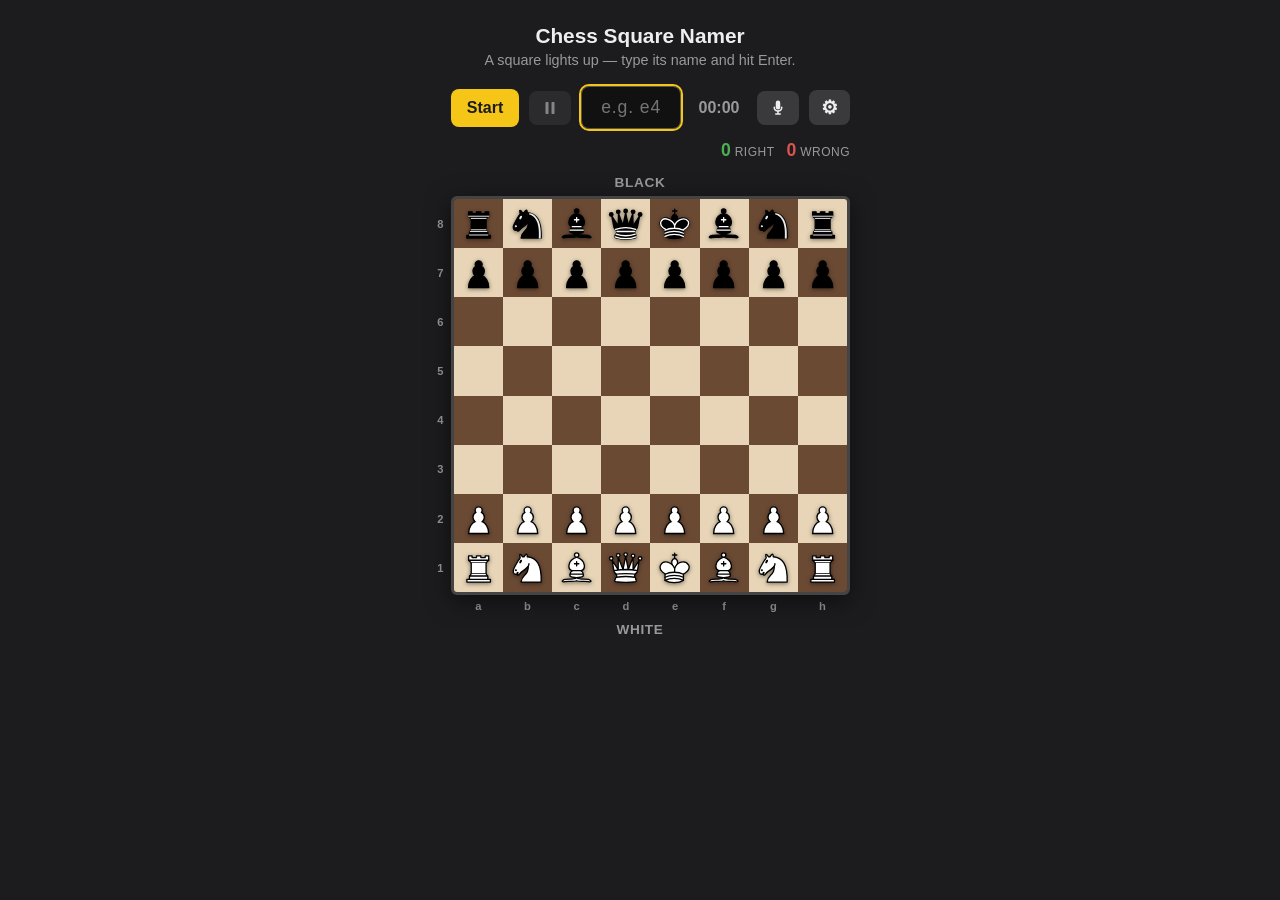
<file: index.html>
<!DOCTYPE html>
<html lang="en">
<head>
<meta charset="UTF-8">
<meta name="viewport" content="width=device-width, initial-scale=1, viewport-fit=cover">
<title>Chess Square Namer — Chess Coordinate Drill</title>
<link rel="stylesheet" href="sqname.css">
<link rel="manifest" href="manifest.webmanifest">
<meta name="theme-color" content="#1c1c1e">
<link rel="icon" href="icons/icon-192.png">
<link rel="apple-touch-icon" href="icons/icon-192.png">
<meta name="apple-mobile-web-app-capable" content="yes">
<meta name="apple-mobile-web-app-status-bar-style" content="black-translucent">
</head>
<body>

<h1>Chess Square Namer</h1>
<div class="subtitle">A square lights up — type its name and hit Enter.</div>

<div id="topRow">
  <button type="button" id="sessionBtn">Start</button>
  <button type="button" id="pauseBtn" aria-label="Pause" title="Pause" disabled>
    <svg viewBox="0 0 24 24" width="18" height="18" aria-hidden="true" focusable="false">
      <rect x="6" y="4" width="4" height="16" rx="1"/>
      <rect x="14" y="4" width="4" height="16" rx="1"/>
    </svg>
  </button>
  <form id="answerForm">
    <input id="answerInput" type="text" maxlength="2" autocomplete="off" autocapitalize="off" placeholder="e.g. e4" />
  </form>
  <div id="sessionTimer">00:00</div>
  <button type="button" id="voiceBtn" aria-label="Voice input" title="Voice input" aria-pressed="false" hidden>
    <svg viewBox="0 0 24 24" width="18" height="18" aria-hidden="true" focusable="false">
      <rect x="9" y="2" width="6" height="12" rx="3"/>
      <path d="M6 11a1 1 0 0 1 2 0 4 4 0 0 0 8 0 1 1 0 0 1 2 0 6 6 0 0 1-5 5.917V19h2a1 1 0 0 1 0 2H9a1 1 0 0 1 0-2h2v-2.083A6 6 0 0 1 6 11Z"/>
    </svg>
  </button>
  <button type="button" id="settingsBtn" aria-label="Settings" title="Settings">⚙</button>
</div>

<div id="statusRow">
  <div id="feedback"></div>
  <div id="scoreCounts">
    <span class="scoreItem"><span class="scoreVal right" id="statRight">0</span><span class="scoreLbl">right</span></span>
    <span class="scoreItem"><span class="scoreVal wrong" id="statWrong">0</span><span class="scoreLbl">wrong</span></span>
  </div>
</div>

<div id="boardWrap">
  <div class="boardCaption" id="boardCaptionTop">Black</div>
  <div id="boardFrame">
    <div id="rankLabels"></div>
    <div id="boardStage">
      <div id="board"></div>
      <div id="countdownOverlay" hidden></div>
    </div>
    <div id="fileLabels"></div>
  </div>
  <div class="boardCaption" id="boardCaptionBottom">White</div>
</div>

<div id="settingsOverlay" hidden>
  <div id="settingsPanel">
    <h2>Settings</h2>
    <div id="orientation">
      <span class="orientationTitle">Board orientation</span>
      <div class="orientationOptions">
        <label><input type="radio" name="orientation" id="orientationWhite" checked> White</label>
        <label><input type="radio" name="orientation" id="orientationBlack"> Black</label>
      </div>
    </div>
    <label id="timeLimitLabel">
      Per-square time limit (ms)
      <input type="text" inputmode="numeric" pattern="[0-9]*" id="timeLimitInput" value="5000" />
    </label>
    <label id="coordLabelsToggle">
      <input type="checkbox" id="showCoordinates" checked>
      Show rank/file labels
    </label>
    <div id="sessionLog">
      <span class="sessionLogTitle">Session log</span>
      <div class="sessionLogActions">
        <button type="button" id="exportLogBtn" disabled>Export</button>
        <button type="button" id="clearLogBtn" disabled>Clear</button>
      </div>
    </div>
    <button type="button" id="settingsCloseBtn">Close</button>
  </div>
</div>

<div id="summaryOverlay" hidden>
  <div id="sessionSummary">
    <h2>Session summary</h2>
    <div id="summaryHeader"></div>
    <div id="summaryStats"></div>
    <div id="summaryTableWrap">
      <table id="summaryTable">
        <thead>
          <tr>
            <th data-sort="square">Square</th>
            <th data-sort="count">Times shown</th>
            <th data-sort="avgMs">Avg time</th>
            <th data-sort="maxMs">Slowest</th>
          </tr>
        </thead>
        <tbody id="summaryBody"></tbody>
      </table>
    </div>
    <button type="button" id="summaryCloseBtn">Close</button>
  </div>
</div>

<script src="sqname.js"></script>
<script>
if ('serviceWorker' in window.navigator) {
  window.addEventListener('load', () => {
    navigator.serviceWorker.register('./sw.js');
  });
}
</script>

</body>
</html>
</file>
<file: sqname.css>
:root {
  --light: #e8d5b7;
  --dark: #6b4a34;
  --highlight: #f5c518;
  --correct: #4caf50;
  --wrong: #d9534f;
  --warn: #e0a030;
  --bg: #1c1c1e;
  --panel: #2a2a2d;
  --text: #eee;
  --muted: #999;
}
* { box-sizing: border-box; }
body {
  margin: 0;
  background: var(--bg);
  color: var(--text);
  font-family: -apple-system, BlinkMacSystemFont, "Segoe UI", Roboto, sans-serif;
  display: flex;
  flex-direction: column;
  align-items: center;
  padding: 24px 16px 60px;
}
h1 {
  font-size: 1.3rem;
  font-weight: 600;
  margin: 0 0 4px;
}
.subtitle {
  color: var(--muted);
  font-size: 0.9rem;
  margin-bottom: 18px;
  text-align: center;
}
#topRow {
  display: flex;
  align-items: center;
  gap: 10px;
  /* #boardFrame reserves a 1.3em rank-label gutter before the board itself
     (grid-template-columns: 1.3em 1fr), so the board's left edge sits that
     far right of #boardWrap's outer edge. Match it here so this row starts
     no further left than the board actually does. */
  width: calc(min(92vw, 420px) - 1.3em);
  margin-left: 1.3em;
  margin-bottom: 10px;
}
#sessionTimer {
  font-variant-numeric: tabular-nums;
  font-size: 1rem;
  font-weight: 600;
  color: var(--muted);
  min-width: 3.5em;
  text-align: center;
}
#settingsBtn,
#pauseBtn,
#voiceBtn {
  flex: 0 0 auto;
  padding: 8px 12px;
  font-size: 1.2rem;
  line-height: 1;
  background: #3a3a3d;
  color: var(--text);
}
#pauseBtn svg,
#voiceBtn svg {
  display: block;
  fill: currentColor;
}
#pauseBtn.paused {
  background: var(--warn);
  color: #1c1c1e;
}
@keyframes voiceListeningPulse {
  0%, 100% { box-shadow: 0 0 0 0 rgba(217, 83, 79, 0.6); }
  50% { box-shadow: 0 0 0 6px rgba(217, 83, 79, 0); }
}
#voiceBtn.listening {
  background: var(--wrong);
  color: #fff;
  animation: voiceListeningPulse 1.5s ease-out infinite;
}

#statusRow {
  display: flex;
  align-items: center;
  justify-content: space-between;
  gap: 10px;
  /* Match #topRow: inset by the board's 1.3em rank-label gutter so this
     row starts no further left than the board actually does. */
  width: calc(min(92vw, 420px) - 1.3em);
  margin-left: 1.3em;
  margin-bottom: 14px;
}
#statusRow #feedback {
  flex: 1;
  min-width: 0;
}

#scoreCounts {
  display: flex;
  gap: 12px;
  flex: 0 0 auto;
}
#scoreCounts .scoreItem {
  display: flex;
  align-items: baseline;
  gap: 4px;
}
#scoreCounts .scoreVal {
  font-size: 1.1rem;
  font-weight: 700;
  font-variant-numeric: tabular-nums;
}
#scoreCounts .scoreVal.right { color: var(--correct); }
#scoreCounts .scoreVal.wrong { color: var(--wrong); }
#scoreCounts .scoreLbl {
  color: var(--muted);
  font-size: 0.75rem;
  text-transform: uppercase;
  letter-spacing: 0.04em;
}

#boardWrap {
  display: flex;
  flex-direction: column;
  align-items: center;
  gap: 6px;
  width: min(92vw, 420px);
}
.boardCaption {
  font-size: 0.85rem;
  font-weight: 600;
  color: var(--muted);
  text-transform: uppercase;
  letter-spacing: 0.05em;
}
#boardFrame {
  display: grid;
  grid-template-columns: 1.3em 1fr;
  grid-template-rows: 1fr 1.3em;
  grid-template-areas:
    "ranks board"
    "corner files";
  width: min(92vw, 420px);
  height: min(92vw, 420px);
}
#rankLabels {
  grid-area: ranks;
  display: flex;
  flex-direction: column;
  /* #board has a 3px border, so its checkerboard is inset from #boardStage's
     edges by that much; pad to match so labels line up with actual squares. */
  padding: 3px 0;
}
#fileLabels {
  grid-area: files;
  display: flex;
  flex-direction: row;
  padding: 0 3px;
}
#rankLabels span,
#fileLabels span {
  flex: 1;
  display: flex;
  align-items: center;
  justify-content: center;
  font-size: 0.7rem;
  font-weight: 600;
  color: var(--muted);
}
#boardStage {
  grid-area: board;
  position: relative;
  width: 100%;
  height: 100%;
}
#board {
  display: grid;
  grid-template-columns: repeat(8, minmax(0, 1fr));
  grid-template-rows: repeat(8, minmax(0, 1fr));
  width: 100%;
  height: 100%;
  border: 3px solid #444;
  border-radius: 6px;
  overflow: hidden;
  box-shadow: 0 6px 24px rgba(0,0,0,0.5);
}
@keyframes countdownTick {
  from { opacity: 0; transform: scale(1.4); }
  to { opacity: 1; transform: scale(1); }
}
#countdownOverlay {
  position: absolute;
  inset: 0;
  display: flex;
  align-items: center;
  justify-content: center;
  font-size: 9rem;
  font-weight: 800;
  color: #fff;
  background: rgba(0, 0, 0, 0.55);
  border-radius: 6px;
  text-shadow: 0 4px 24px rgba(0, 0, 0, 0.8);
  z-index: 50;
}
#countdownOverlay[hidden] { display: none; }
#countdownOverlay .tick {
  animation: countdownTick 300ms ease-out;
}
.sq {
  display: flex;
  align-items: center;
  justify-content: center;
}
.sq.light { background: var(--light); }
.sq.dark { background: var(--dark); }
.sq.target { background: var(--highlight) !important; }
.sq.flash-correct { background: var(--correct) !important; }
.sq.flash-wrong { background: var(--wrong) !important; }

.piece {
  width: 80%;
  height: 80%;
  user-select: none;
  pointer-events: none;
  filter: drop-shadow(0 1px 2px rgba(0, 0, 0, 0.5));
}

#answerForm {
  display: flex;
  gap: 8px;
  flex: 1;
  min-width: 0;
}
#answerInput {
  flex: 1;
  min-width: 0;
  font-size: 1.1rem;
  padding: 10px 12px;
  border-radius: 8px;
  border: 1px solid #555;
  background: #111;
  color: var(--text);
  text-align: center;
  letter-spacing: 0.05em;
}
#answerInput:focus { outline: 2px solid var(--highlight); }
#answerInput:disabled { opacity: 0.5; }
button {
  font-size: 1rem;
  padding: 10px 16px;
  border-radius: 8px;
  border: none;
  background: var(--highlight);
  color: #1c1c1e;
  font-weight: 600;
  cursor: pointer;
}
button:disabled {
  opacity: 0.5;
  cursor: not-allowed;
}
#feedback {
  min-height: 22px;
  font-size: 0.95rem;
  font-weight: 600;
}
#feedback.correct { color: var(--correct); }
#feedback.warn { color: var(--warn); }
#feedback.wrong { color: var(--wrong); }

#settingsOverlay,
#summaryOverlay {
  position: fixed;
  inset: 0;
  background: rgba(0, 0, 0, 0.6);
  display: flex;
  align-items: center;
  justify-content: center;
  padding: 16px;
  z-index: 100;
}
#settingsOverlay[hidden],
#summaryOverlay[hidden] { display: none; }

@keyframes summaryPopIn {
  from { opacity: 0; transform: scale(0.95); }
  to { opacity: 1; transform: scale(1); }
}

#settingsPanel {
  width: min(92vw, 280px);
  background: var(--panel);
  border-radius: 10px;
  padding: 18px 20px;
  box-shadow: 0 12px 40px rgba(0, 0, 0, 0.5);
  animation: summaryPopIn 180ms ease-out;
  display: flex;
  flex-direction: column;
  gap: 16px;
}
#settingsPanel h2 {
  font-size: 1rem;
  font-weight: 600;
  margin: 0;
}
#settingsPanel #timeLimitLabel {
  display: flex;
  flex-direction: column;
  align-items: flex-start;
  gap: 6px;
  font-size: 0.8rem;
  color: var(--muted);
}
#settingsPanel #timeLimitInput {
  width: 100%;
  font-size: 0.95rem;
  padding: 6px 8px;
  border-radius: 6px;
  border: 1px solid #555;
  background: #111;
  color: var(--text);
}
#settingsPanel #timeLimitInput:disabled { opacity: 0.5; }
#settingsPanel #orientation {
  display: flex;
  flex-direction: column;
  gap: 8px;
}
#settingsPanel .orientationTitle {
  color: var(--muted);
  font-size: 0.75rem;
  text-transform: uppercase;
  letter-spacing: 0.04em;
}
#settingsPanel .orientationOptions {
  display: flex;
  flex-direction: row;
  gap: 16px;
}
#settingsPanel #orientation label {
  display: flex;
  align-items: center;
  gap: 6px;
  font-size: 0.9rem;
  cursor: pointer;
}
#coordLabelsToggle {
  display: flex;
  align-items: center;
  gap: 6px;
  font-size: 0.9rem;
  color: var(--text);
  cursor: pointer;
}
#settingsPanel #sessionLog {
  display: flex;
  flex-direction: column;
  gap: 8px;
}
#settingsPanel .sessionLogTitle {
  color: var(--muted);
  font-size: 0.75rem;
  text-transform: uppercase;
  letter-spacing: 0.04em;
}
#settingsPanel .sessionLogActions {
  display: flex;
  flex-direction: row;
  gap: 8px;
}
#settingsPanel .sessionLogActions button {
  flex: 1;
}
#settingsCloseBtn {
  width: 100%;
}
#sessionSummary {
  width: min(92vw, 420px);
  max-height: 85vh;
  background: var(--panel);
  border-radius: 10px;
  padding: 16px 18px;
  box-shadow: 0 12px 40px rgba(0, 0, 0, 0.5);
  animation: summaryPopIn 180ms ease-out;
  display: flex;
  flex-direction: column;
  min-height: 0;
}
#summaryTableWrap {
  overflow-y: auto;
  min-height: 0;
}
#sessionSummary h2 {
  font-size: 1rem;
  font-weight: 600;
  margin: 0 0 6px;
}
#summaryCloseBtn {
  margin-top: 14px;
  width: 100%;
  flex-shrink: 0;
}
#summaryHeader {
  color: var(--muted);
  font-size: 0.85rem;
  margin-bottom: 12px;
}
#summaryStats {
  display: grid;
  grid-template-columns: max-content 1fr;
  column-gap: 12px;
  row-gap: 4px;
  font-size: 0.82rem;
  margin-bottom: 14px;
}
#summaryStats .statLabel { color: var(--muted); }
#summaryStats .statValue { color: var(--text); font-weight: 600; }
#summaryTable {
  width: 100%;
  border-collapse: collapse;
  font-size: 0.9rem;
}
#summaryTable th, #summaryTable td {
  padding: 6px 8px;
  text-align: center;
  border-bottom: 1px solid #3a3a3d;
}
#summaryTable th {
  color: var(--muted);
  font-size: 0.75rem;
  text-transform: uppercase;
  letter-spacing: 0.03em;
  font-weight: 600;
  cursor: pointer;
  user-select: none;
  white-space: nowrap;
}
#summaryTable th:hover {
  color: var(--text);
}
#summaryTable th::after {
  content: '';
  display: inline-block;
  width: 0.8em;
  margin-left: 2px;
}
#summaryTable th.sort-asc::after {
  content: '▲';
}
#summaryTable th.sort-desc::after {
  content: '▼';
}
#summaryTable tbody tr.slow {
  color: var(--wrong);
  font-weight: 600;
}
</file>
